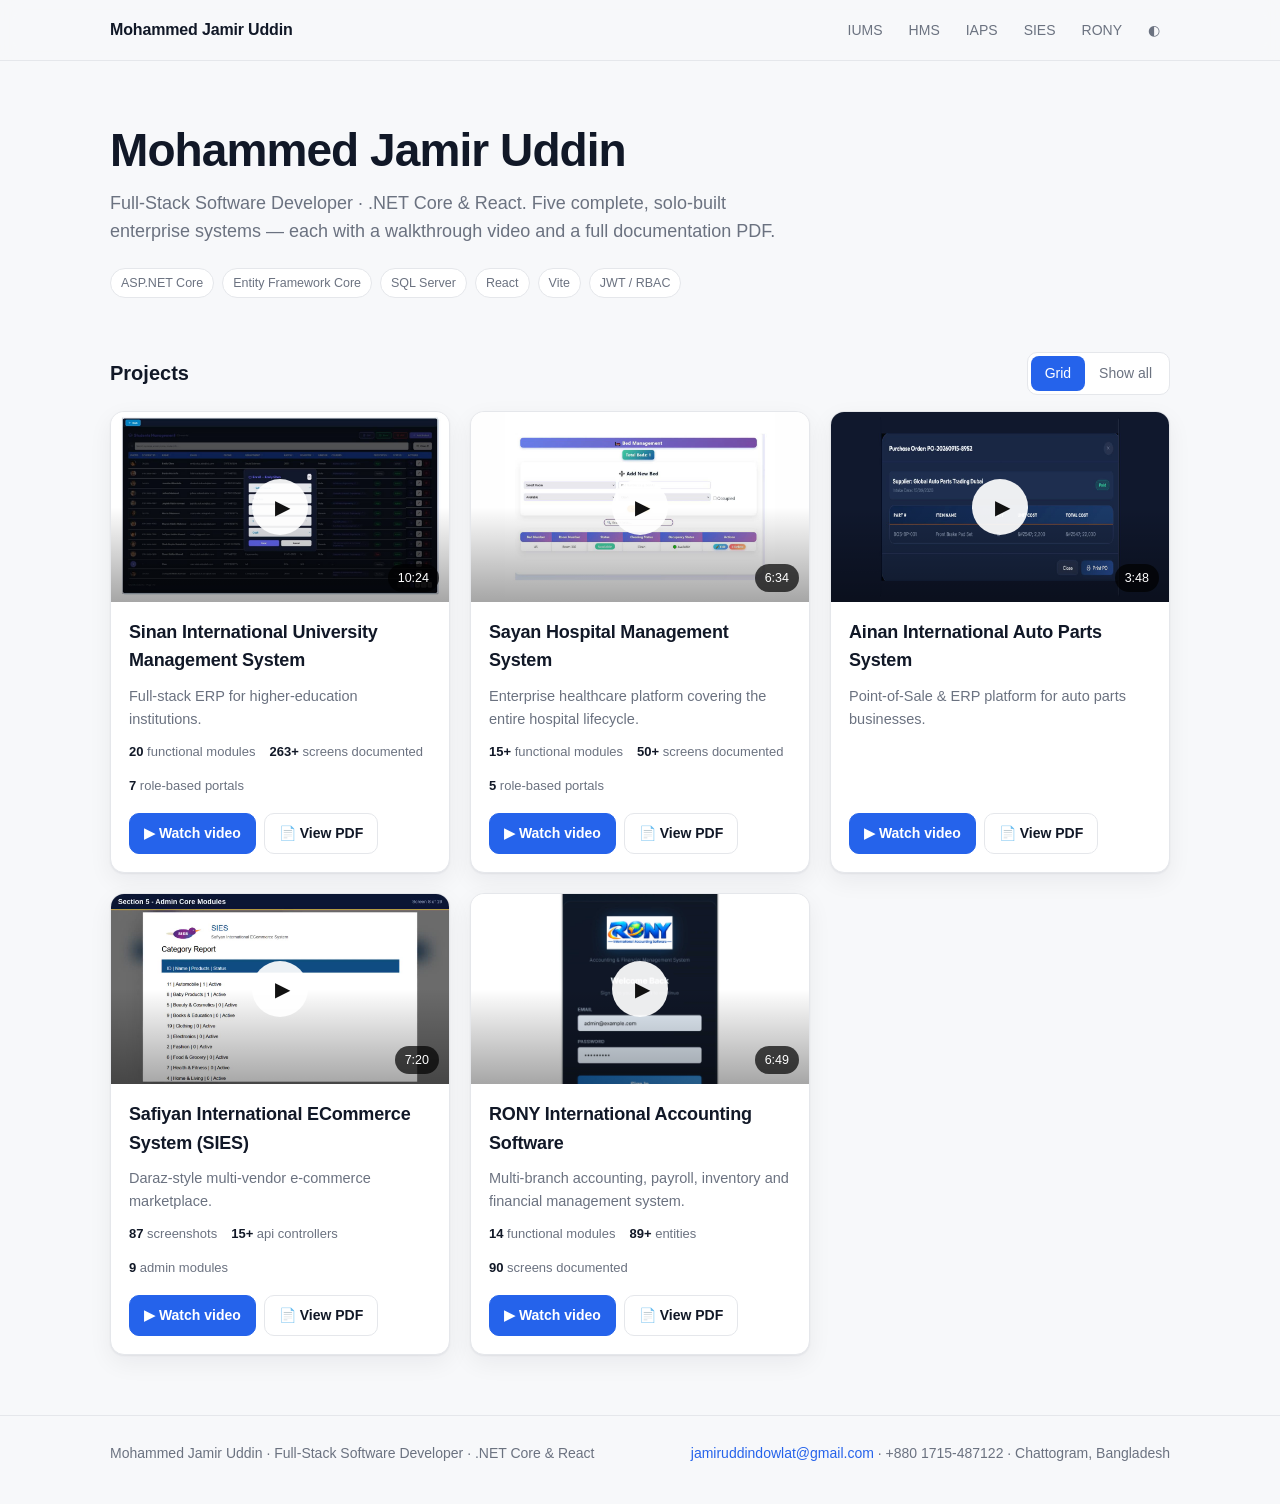
<file: index.html>
<!doctype html>
<html lang="en">
<head>
<meta charset="utf-8">
<meta name="viewport" content="width=device-width, initial-scale=1">
<title>Mohammed Jamir Uddin — Project Portfolio</title>
<meta name="description" content="Project portfolio of Mohammed Jamir Uddin — Full-Stack Software Developer · .NET Core &amp; React.">
<meta property="og:title" content="Mohammed Jamir Uddin — Project Portfolio">
<meta property="og:description" content="Project portfolio of Mohammed Jamir Uddin — Full-Stack Software Developer · .NET Core &amp; React.">
<link rel="stylesheet" href="assets/style.css">

<script>
(function(){
  var t = localStorage.getItem('theme');
  if (t) document.documentElement.setAttribute('data-theme', t);
})();
function toggleTheme(){
  var cur = document.documentElement.getAttribute('data-theme');
  var dark = cur ? cur === 'dark' : window.matchMedia('(prefers-color-scheme: dark)').matches;
  var next = dark ? 'light' : 'dark';
  document.documentElement.setAttribute('data-theme', next);
  try { localStorage.setItem('theme', next); } catch(e){}
}
</script>

</head>
<body>
<header class="topbar"><div class="wrap">
  <a class="brand" href="">Mohammed Jamir Uddin</a>
  <nav class="nav"><a href="projects/iums/">IUMS</a><a href="projects/hms/">HMS</a><a href="projects/iaps/">IAPS</a><a href="projects/ecommerce/">SIES</a><a href="projects/rony/">RONY</a><button type="button" onclick="toggleTheme()" aria-label="Toggle dark mode">◐</button></nav>
</div></header>
<main class="wrap">
  <section class="hero">
    <h1>Mohammed Jamir Uddin</h1>
    <p>Full-Stack Software Developer · .NET Core &amp; React. Five complete, solo-built enterprise systems — each with a walkthrough video and a full documentation PDF.</p>
    <div class="chips">
      <span class="chip">ASP.NET Core</span><span class="chip">Entity Framework Core</span>
      <span class="chip">SQL Server</span><span class="chip">React</span><span class="chip">Vite</span>
      <span class="chip">JWT / RBAC</span>
    </div>
  </section>

  <div class="toolbar">
    <h2>Projects</h2>
    <div class="seg" role="group" aria-label="Layout">
      <button type="button" id="v-grid" aria-pressed="true">Grid</button>
      <button type="button" id="v-list" aria-pressed="false">Show all</button>
    </div>
  </div>

  <section class="grid" id="grid">
<article class="card" id="iums">
  <a class="thumb" href="projects/iums/" aria-label="Open IUMS project">
    <img src="projects/iums/poster.jpg" alt="Sinan International University Management System video preview" loading="lazy">
    <div class="play"><span>▶</span></div><span class="chip" style="position:absolute;right:10px;bottom:10px;background:rgba(0,0,0,.7);color:#fff;border:0">10:24</span>
  </a>
  <div class="body">
    <h3><a href="projects/iums/">Sinan International University Management System</a></h3>
    <p>Full-stack ERP for higher-education institutions.</p>
    <div class="stats"><span><b>20</b> functional modules</span><span><b>263+</b> screens documented</span><span><b>7</b> role-based portals</span></div>
    <div class="actions">
      <a class="btn primary" href="projects/iums/#video">▶ Watch video</a>
      <a class="btn" href="projects/iums/#pdf">📄 View PDF</a>
    </div>
  </div>
</article>
<article class="card" id="hms">
  <a class="thumb" href="projects/hms/" aria-label="Open HMS project">
    <img src="projects/hms/poster.jpg" alt="Sayan Hospital Management System video preview" loading="lazy">
    <div class="play"><span>▶</span></div><span class="chip" style="position:absolute;right:10px;bottom:10px;background:rgba(0,0,0,.7);color:#fff;border:0">6:34</span>
  </a>
  <div class="body">
    <h3><a href="projects/hms/">Sayan Hospital Management System</a></h3>
    <p>Enterprise healthcare platform covering the entire hospital lifecycle.</p>
    <div class="stats"><span><b>15+</b> functional modules</span><span><b>50+</b> screens documented</span><span><b>5</b> role-based portals</span></div>
    <div class="actions">
      <a class="btn primary" href="projects/hms/#video">▶ Watch video</a>
      <a class="btn" href="projects/hms/#pdf">📄 View PDF</a>
    </div>
  </div>
</article>
<article class="card" id="iaps">
  <a class="thumb" href="projects/iaps/" aria-label="Open IAPS project">
    <img src="projects/iaps/poster.jpg" alt="Ainan International Auto Parts System video preview" loading="lazy">
    <div class="play"><span>▶</span></div><span class="chip" style="position:absolute;right:10px;bottom:10px;background:rgba(0,0,0,.7);color:#fff;border:0">3:48</span>
  </a>
  <div class="body">
    <h3><a href="projects/iaps/">Ainan International Auto Parts System</a></h3>
    <p>Point-of-Sale &amp; ERP platform for auto parts businesses.</p>
    <div class="stats"></div>
    <div class="actions">
      <a class="btn primary" href="projects/iaps/#video">▶ Watch video</a>
      <a class="btn" href="projects/iaps/#pdf">📄 View PDF</a>
    </div>
  </div>
</article>
<article class="card" id="ecommerce">
  <a class="thumb" href="projects/ecommerce/" aria-label="Open SIES project">
    <img src="projects/ecommerce/poster.jpg" alt="Safiyan International ECommerce System (SIES) video preview" loading="lazy">
    <div class="play"><span>▶</span></div><span class="chip" style="position:absolute;right:10px;bottom:10px;background:rgba(0,0,0,.7);color:#fff;border:0">7:20</span>
  </a>
  <div class="body">
    <h3><a href="projects/ecommerce/">Safiyan International ECommerce System (SIES)</a></h3>
    <p>Daraz-style multi-vendor e-commerce marketplace.</p>
    <div class="stats"><span><b>87</b> screenshots</span><span><b>15+</b> api controllers</span><span><b>9</b> admin modules</span></div>
    <div class="actions">
      <a class="btn primary" href="projects/ecommerce/#video">▶ Watch video</a>
      <a class="btn" href="projects/ecommerce/#pdf">📄 View PDF</a>
    </div>
  </div>
</article>
<article class="card" id="rony">
  <a class="thumb" href="projects/rony/" aria-label="Open RONY project">
    <img src="projects/rony/poster.jpg" alt="RONY International Accounting Software video preview" loading="lazy">
    <div class="play"><span>▶</span></div><span class="chip" style="position:absolute;right:10px;bottom:10px;background:rgba(0,0,0,.7);color:#fff;border:0">6:49</span>
  </a>
  <div class="body">
    <h3><a href="projects/rony/">RONY International Accounting Software</a></h3>
    <p>Multi-branch accounting, payroll, inventory and financial management system.</p>
    <div class="stats"><span><b>14</b> functional modules</span><span><b>89+</b> entities</span><span><b>90</b> screens documented</span></div>
    <div class="actions">
      <a class="btn primary" href="projects/rony/#video">▶ Watch video</a>
      <a class="btn" href="projects/rony/#pdf">📄 View PDF</a>
    </div>
  </div>
</article>
  </section>
</main>
<footer class="foot"><div class="wrap">
  <div>Mohammed Jamir Uddin · Full-Stack Software Developer · .NET Core &amp; React</div>
  <div><a href="mailto:jamiruddindowlat@gmail.com">jamiruddindowlat@gmail.com</a> · +880 1715-487122 · Chattogram, Bangladesh</div>
</div></footer>
<script>
(function(){
  var body = document.body, g = document.getElementById('v-grid'), l = document.getElementById('v-list');
  function set(mode){
    body.classList.toggle('all-mode', mode === 'list');
    g.setAttribute('aria-pressed', mode !== 'list');
    l.setAttribute('aria-pressed', mode === 'list');
  }
  g.onclick = function(){ set('grid'); };
  l.onclick = function(){ set('list'); };
  if (location.hash === '#all') set('list');
})();
</script>
</body></html>
</file>
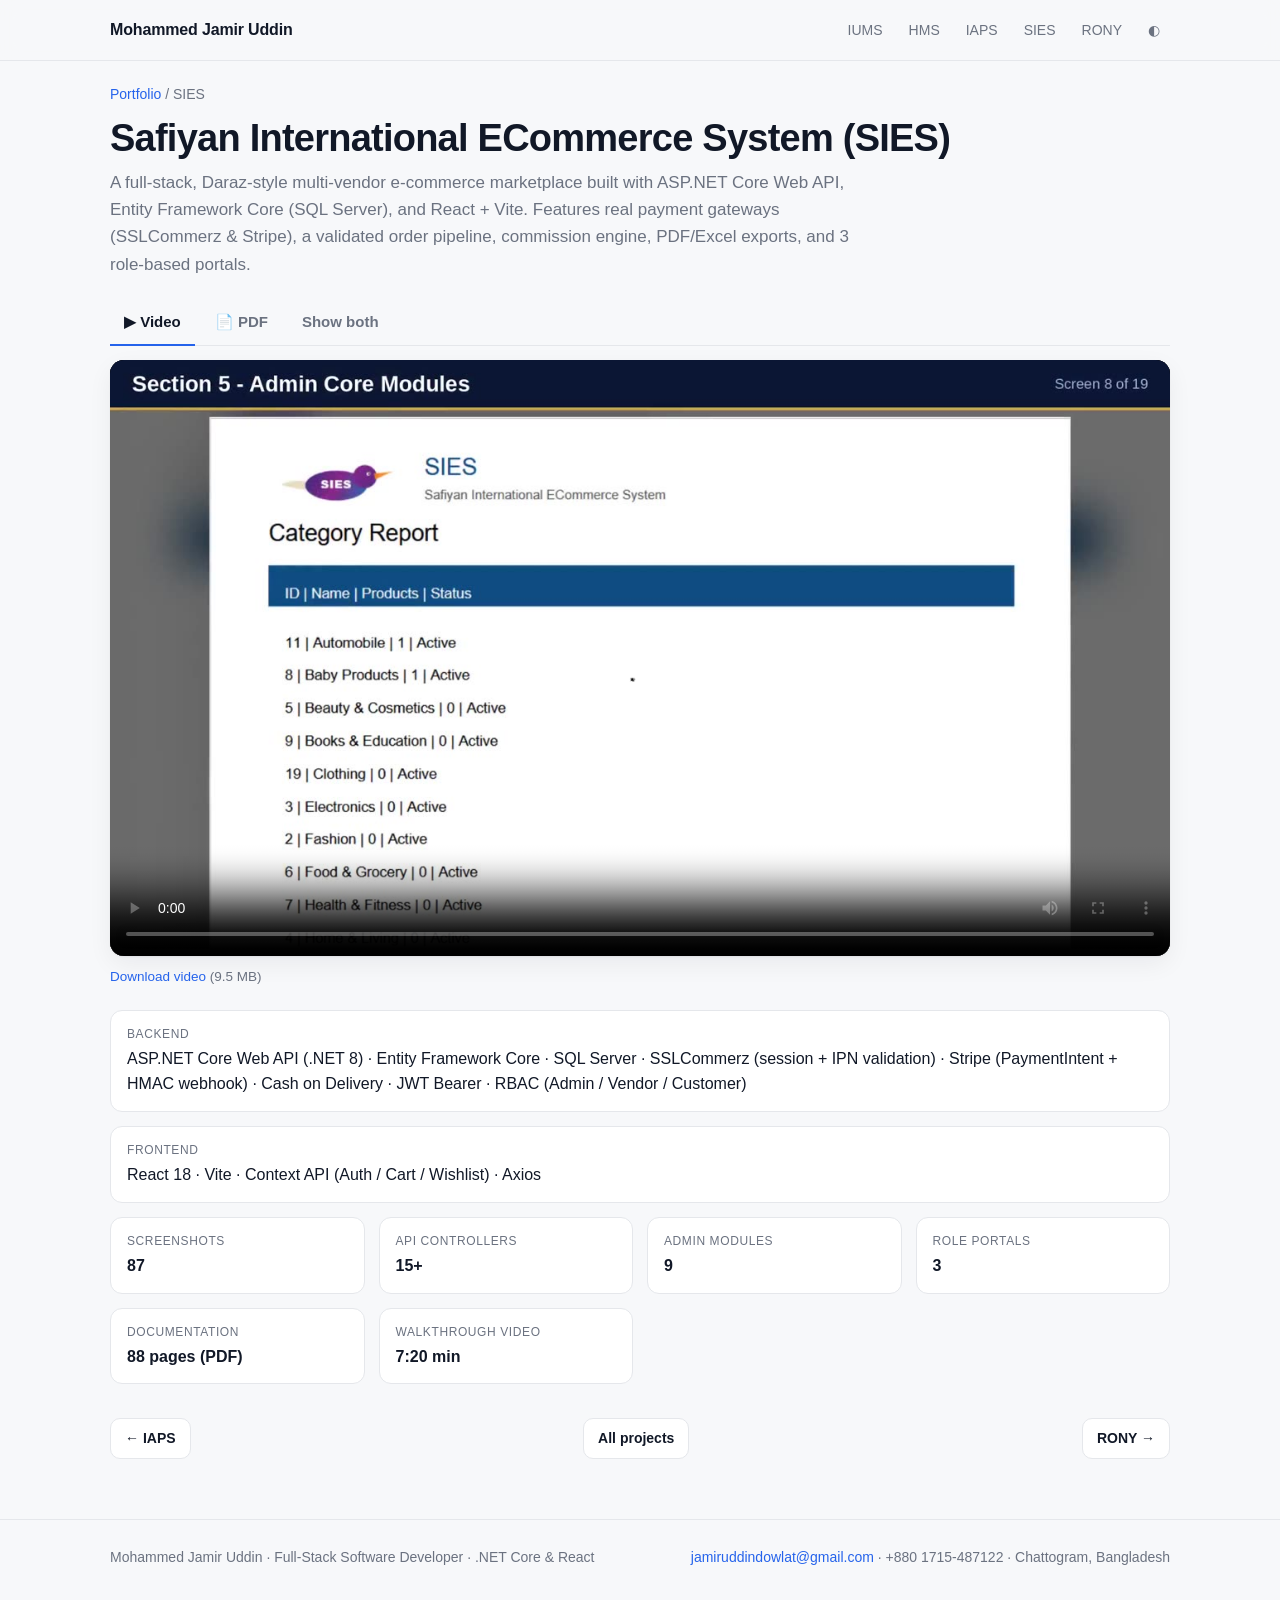
<file: projects/ecommerce/index.html>
<!doctype html>
<html lang="en">
<head>
<meta charset="utf-8">
<meta name="viewport" content="width=device-width, initial-scale=1">
<title>Safiyan International ECommerce System (SIES) — Mohammed Jamir Uddin</title>
<meta name="description" content="Daraz-style multi-vendor e-commerce marketplace. A full-stack, Daraz-style multi-vendor e-commerce marketplace built with ASP.NET Core Web API, Entity Framework Core (SQL Server), and React">
<meta property="og:title" content="Safiyan International ECommerce System (SIES) — Mohammed Jamir Uddin">
<meta property="og:description" content="Daraz-style multi-vendor e-commerce marketplace. A full-stack, Daraz-style multi-vendor e-commerce marketplace built with ASP.NET Core Web API, Entity Framework Core (SQL Server), and React">
<link rel="stylesheet" href="../../assets/style.css">

<script>
(function(){
  var t = localStorage.getItem('theme');
  if (t) document.documentElement.setAttribute('data-theme', t);
})();
function toggleTheme(){
  var cur = document.documentElement.getAttribute('data-theme');
  var dark = cur ? cur === 'dark' : window.matchMedia('(prefers-color-scheme: dark)').matches;
  var next = dark ? 'light' : 'dark';
  document.documentElement.setAttribute('data-theme', next);
  try { localStorage.setItem('theme', next); } catch(e){}
}
</script>

</head>
<body>
<header class="topbar"><div class="wrap">
  <a class="brand" href="../../">Mohammed Jamir Uddin</a>
  <nav class="nav"><a href="../../projects/iums/">IUMS</a><a href="../../projects/hms/">HMS</a><a href="../../projects/iaps/">IAPS</a><a href="../../projects/ecommerce/">SIES</a><a href="../../projects/rony/">RONY</a><button type="button" onclick="toggleTheme()" aria-label="Toggle dark mode">◐</button></nav>
</div></header>
<main class="wrap">
  <div class="crumb"><a href="../../">Portfolio</a> / SIES</div>
  <h1 class="ptitle">Safiyan International ECommerce System (SIES)</h1>
  <p class="plead">A full-stack, Daraz-style multi-vendor e-commerce marketplace built with ASP.NET Core Web API, Entity Framework Core (SQL Server), and React + Vite. Features real payment gateways (SSLCommerz &amp; Stripe), a validated order pipeline, commission engine, PDF/Excel exports, and 3 role-based portals.</p>

  <div class="tabs" role="tablist">
    <button type="button" role="tab" id="t-video" aria-selected="true"  aria-controls="video">▶ Video</button>
    <button type="button" role="tab" id="t-pdf"   aria-selected="false" aria-controls="pdf">📄 PDF</button>
    <button type="button" role="tab" id="t-both"  aria-selected="false" aria-controls="both">Show both</button>
  </div>

  <section class="panel" id="video" role="tabpanel">
    <div class="stage">
      <video id="vid" controls preload="metadata" poster="poster.jpg" playsinline>
        <source src="demo.mp4" type="video/mp4">
        Your browser does not support video. <a href="demo.mp4">Download the video</a>.
      </video>
    </div>
    <p class="pdfnote"><a href="demo.mp4" download>Download video</a> (9.5 MB)</p>
  </section>

  <section class="panel" id="pdf" role="tabpanel" hidden>
    <iframe class="pdfframe" id="pdfframe" title="SIES documentation PDF" data-src="overview.pdf#view=FitH"></iframe>
    <div class="pdfcard" id="pdfcard">
      <div class="pdfcard-icon">📄</div>
      <h3>SIES documentation</h3>
      <p>88 pages &middot; 6.8 MB. Opens in your phone's PDF viewer with full scrolling, zoom and download.</p>
      <a class="btn primary big" href="overview.pdf" target="_blank" rel="noopener">Open full PDF</a>
    </div>
    <p class="pdfnote pdfnote-desk">PDF not showing? <a href="overview.pdf" target="_blank" rel="noopener">Open it in a new tab</a> &middot; <a href="overview.pdf" download="SIES-documentation.pdf">Download</a> (6.8 MB)</p>
  </section>

  <section class="panel" id="both" role="tabpanel" hidden></section>

  <div class="meta">
    <div class="box" style="grid-column:1/-1"><small>Backend</small><div style="font-weight:500">ASP.NET Core Web API (.NET 8) · Entity Framework Core · SQL Server · SSLCommerz (session + IPN validation) · Stripe (PaymentIntent + HMAC webhook) · Cash on Delivery · JWT Bearer · RBAC (Admin / Vendor / Customer)</div></div>
    <div class="box" style="grid-column:1/-1"><small>Frontend</small><div style="font-weight:500">React 18 · Vite · Context API (Auth / Cart / Wishlist) · Axios</div></div>
    
    <div class="box"><small>Screenshots</small><div>87</div></div><div class="box"><small>API controllers</small><div>15+</div></div><div class="box"><small>Admin modules</small><div>9</div></div><div class="box"><small>Role portals</small><div>3</div></div><div class="box"><small>Documentation</small><div>88 pages (PDF)</div></div><div class="box"><small>Walkthrough video</small><div>7:20 min</div></div>
  </div>

  <div class="pager"><a class="btn" href="../../projects/iaps/">← IAPS</a><a class="btn" href="../../#all">All projects</a><a class="btn" href="../../projects/rony/">RONY →</a></div>
</main>
<footer class="foot"><div class="wrap">
  <div>Mohammed Jamir Uddin · Full-Stack Software Developer · .NET Core &amp; React</div>
  <div><a href="mailto:jamiruddindowlat@gmail.com">jamiruddindowlat@gmail.com</a> · +880 1715-487122 · Chattogram, Bangladesh</div>
</div></footer>
<script>
(function(){
  var tabs = { video: 't-video', pdf: 't-pdf', both: 't-both' };
  var frame = document.getElementById('pdfframe');
  var vid = document.getElementById('vid');
  var stageV = document.querySelector('#video .stage');
  var noteV  = document.querySelector('#video .pdfnote');
  var panelV = document.getElementById('video');
  var panelP = document.getElementById('pdf');
  var panelB = document.getElementById('both');
  var gap = document.createElement('div'); gap.style.height = '18px'; gap.className = 'gap';

  var isMobile = /Android|iPhone|iPad|iPod|Mobile|Silk/i.test(navigator.userAgent) || (navigator.maxTouchPoints > 1 && window.innerWidth < 900);
  var card = document.getElementById('pdfcard');
  document.documentElement.classList.toggle('is-mobile', isMobile);
  function loadPdf(){
    if (isMobile) return;  // phones: use the "Open full PDF" button instead of an iframe
    if (!frame.getAttribute('src')) frame.setAttribute('src', frame.getAttribute('data-src'));
  }

  function show(name){
    Object.keys(tabs).forEach(function(k){
      document.getElementById(tabs[k]).setAttribute('aria-selected', k === name);
    });
    // reset: put video/pdf children back in their own panels
    if (panelB.contains(stageV)) { panelV.insertBefore(stageV, panelV.firstChild); panelV.appendChild(noteV); }
    if (panelB.contains(frame))  { panelP.insertBefore(frame, panelP.firstChild); }
    if (panelB.contains(card))   { panelP.insertBefore(card, panelP.firstChild); }
    panelV.hidden = name !== 'video';
    panelP.hidden = name !== 'pdf';
    panelB.hidden = name !== 'both';
    if (name !== 'video') { try { vid.pause(); } catch(e){} }
    if (name === 'pdf') loadPdf();
    if (name === 'both') {
      loadPdf();
      panelB.appendChild(stageV);
      panelB.appendChild(gap);
      panelB.appendChild(isMobile ? card : frame);
    }
    try {
      if (history.replaceState) history.replaceState(null, '', name === 'video' ? location.pathname : '#' + name);
    } catch(e) { /* file:// in some browsers: URL just won't update, everything else works */ }
  }
  Object.keys(tabs).forEach(function(k){
    document.getElementById(tabs[k]).onclick = function(){ show(k); };
  });
  var h = (location.hash || '').replace('#','');
  show(tabs[h] ? h : 'video');
})();
</script>
</body></html>
</file>
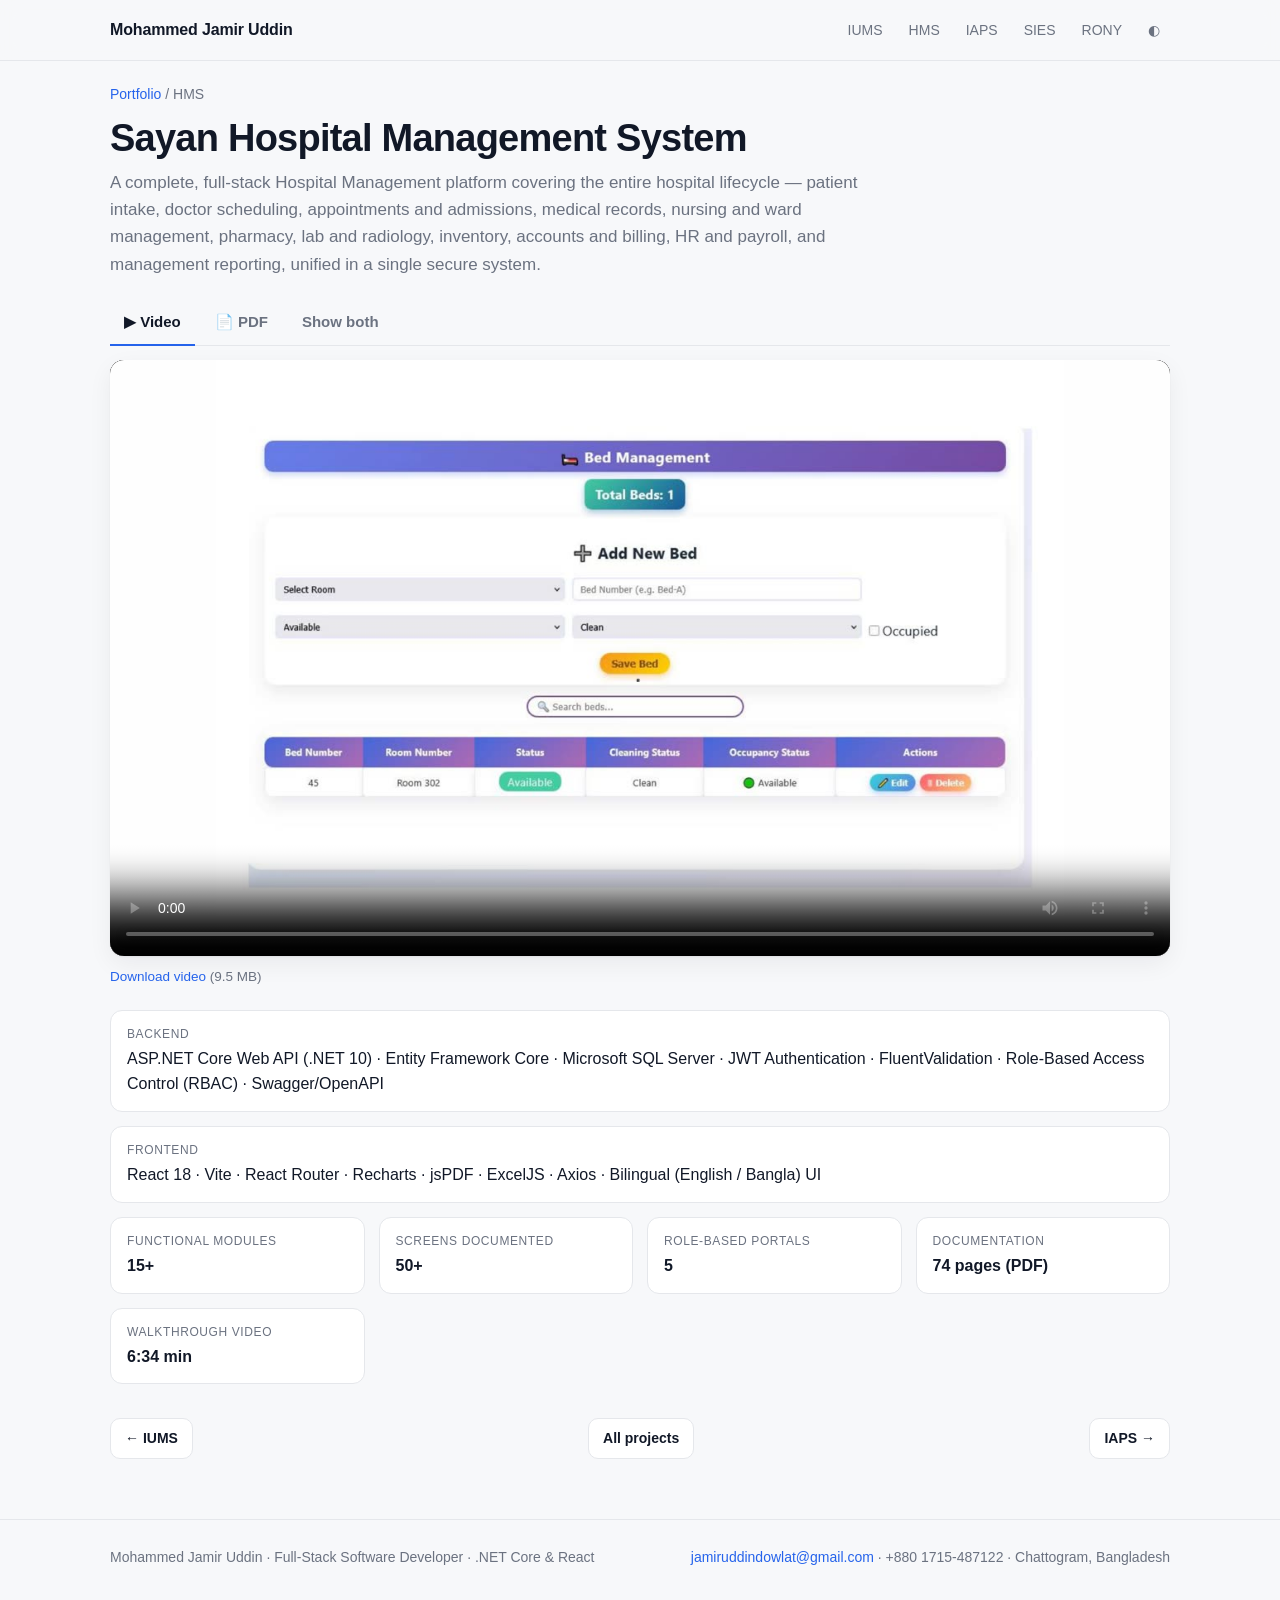
<file: projects/hms/index.html>
<!doctype html>
<html lang="en">
<head>
<meta charset="utf-8">
<meta name="viewport" content="width=device-width, initial-scale=1">
<title>Sayan Hospital Management System — Mohammed Jamir Uddin</title>
<meta name="description" content="Enterprise healthcare platform covering the entire hospital lifecycle. A complete, full-stack Hospital Management platform covering the entire hospital lifecycle — patient intake, doctor scheduling, appointments">
<meta property="og:title" content="Sayan Hospital Management System — Mohammed Jamir Uddin">
<meta property="og:description" content="Enterprise healthcare platform covering the entire hospital lifecycle. A complete, full-stack Hospital Management platform covering the entire hospital lifecycle — patient intake, doctor scheduling, appointments">
<link rel="stylesheet" href="../../assets/style.css">

<script>
(function(){
  var t = localStorage.getItem('theme');
  if (t) document.documentElement.setAttribute('data-theme', t);
})();
function toggleTheme(){
  var cur = document.documentElement.getAttribute('data-theme');
  var dark = cur ? cur === 'dark' : window.matchMedia('(prefers-color-scheme: dark)').matches;
  var next = dark ? 'light' : 'dark';
  document.documentElement.setAttribute('data-theme', next);
  try { localStorage.setItem('theme', next); } catch(e){}
}
</script>

</head>
<body>
<header class="topbar"><div class="wrap">
  <a class="brand" href="../../">Mohammed Jamir Uddin</a>
  <nav class="nav"><a href="../../projects/iums/">IUMS</a><a href="../../projects/hms/">HMS</a><a href="../../projects/iaps/">IAPS</a><a href="../../projects/ecommerce/">SIES</a><a href="../../projects/rony/">RONY</a><button type="button" onclick="toggleTheme()" aria-label="Toggle dark mode">◐</button></nav>
</div></header>
<main class="wrap">
  <div class="crumb"><a href="../../">Portfolio</a> / HMS</div>
  <h1 class="ptitle">Sayan Hospital Management System</h1>
  <p class="plead">A complete, full-stack Hospital Management platform covering the entire hospital lifecycle — patient intake, doctor scheduling, appointments and admissions, medical records, nursing and ward management, pharmacy, lab and radiology, inventory, accounts and billing, HR and payroll, and management reporting, unified in a single secure system.</p>

  <div class="tabs" role="tablist">
    <button type="button" role="tab" id="t-video" aria-selected="true"  aria-controls="video">▶ Video</button>
    <button type="button" role="tab" id="t-pdf"   aria-selected="false" aria-controls="pdf">📄 PDF</button>
    <button type="button" role="tab" id="t-both"  aria-selected="false" aria-controls="both">Show both</button>
  </div>

  <section class="panel" id="video" role="tabpanel">
    <div class="stage">
      <video id="vid" controls preload="metadata" poster="poster.jpg" playsinline>
        <source src="demo.mp4" type="video/mp4">
        Your browser does not support video. <a href="demo.mp4">Download the video</a>.
      </video>
    </div>
    <p class="pdfnote"><a href="demo.mp4" download>Download video</a> (9.5 MB)</p>
  </section>

  <section class="panel" id="pdf" role="tabpanel" hidden>
    <iframe class="pdfframe" id="pdfframe" title="HMS documentation PDF" data-src="overview.pdf#view=FitH"></iframe>
    <div class="pdfcard" id="pdfcard">
      <div class="pdfcard-icon">📄</div>
      <h3>HMS documentation</h3>
      <p>74 pages &middot; 8.4 MB. Opens in your phone's PDF viewer with full scrolling, zoom and download.</p>
      <a class="btn primary big" href="overview.pdf" target="_blank" rel="noopener">Open full PDF</a>
    </div>
    <p class="pdfnote pdfnote-desk">PDF not showing? <a href="overview.pdf" target="_blank" rel="noopener">Open it in a new tab</a> &middot; <a href="overview.pdf" download="HMS-documentation.pdf">Download</a> (8.4 MB)</p>
  </section>

  <section class="panel" id="both" role="tabpanel" hidden></section>

  <div class="meta">
    <div class="box" style="grid-column:1/-1"><small>Backend</small><div style="font-weight:500">ASP.NET Core Web API (.NET 10) · Entity Framework Core · Microsoft SQL Server · JWT Authentication · FluentValidation · Role-Based Access Control (RBAC) · Swagger/OpenAPI</div></div>
    <div class="box" style="grid-column:1/-1"><small>Frontend</small><div style="font-weight:500">React 18 · Vite · React Router · Recharts · jsPDF · ExcelJS · Axios · Bilingual (English / Bangla) UI</div></div>
    
    <div class="box"><small>Functional modules</small><div>15+</div></div><div class="box"><small>Screens documented</small><div>50+</div></div><div class="box"><small>Role-based portals</small><div>5</div></div><div class="box"><small>Documentation</small><div>74 pages (PDF)</div></div><div class="box"><small>Walkthrough video</small><div>6:34 min</div></div>
  </div>

  <div class="pager"><a class="btn" href="../../projects/iums/">← IUMS</a><a class="btn" href="../../#all">All projects</a><a class="btn" href="../../projects/iaps/">IAPS →</a></div>
</main>
<footer class="foot"><div class="wrap">
  <div>Mohammed Jamir Uddin · Full-Stack Software Developer · .NET Core &amp; React</div>
  <div><a href="mailto:jamiruddindowlat@gmail.com">jamiruddindowlat@gmail.com</a> · +880 1715-487122 · Chattogram, Bangladesh</div>
</div></footer>
<script>
(function(){
  var tabs = { video: 't-video', pdf: 't-pdf', both: 't-both' };
  var frame = document.getElementById('pdfframe');
  var vid = document.getElementById('vid');
  var stageV = document.querySelector('#video .stage');
  var noteV  = document.querySelector('#video .pdfnote');
  var panelV = document.getElementById('video');
  var panelP = document.getElementById('pdf');
  var panelB = document.getElementById('both');
  var gap = document.createElement('div'); gap.style.height = '18px'; gap.className = 'gap';

  var isMobile = /Android|iPhone|iPad|iPod|Mobile|Silk/i.test(navigator.userAgent) || (navigator.maxTouchPoints > 1 && window.innerWidth < 900);
  var card = document.getElementById('pdfcard');
  document.documentElement.classList.toggle('is-mobile', isMobile);
  function loadPdf(){
    if (isMobile) return;  // phones: use the "Open full PDF" button instead of an iframe
    if (!frame.getAttribute('src')) frame.setAttribute('src', frame.getAttribute('data-src'));
  }

  function show(name){
    Object.keys(tabs).forEach(function(k){
      document.getElementById(tabs[k]).setAttribute('aria-selected', k === name);
    });
    // reset: put video/pdf children back in their own panels
    if (panelB.contains(stageV)) { panelV.insertBefore(stageV, panelV.firstChild); panelV.appendChild(noteV); }
    if (panelB.contains(frame))  { panelP.insertBefore(frame, panelP.firstChild); }
    if (panelB.contains(card))   { panelP.insertBefore(card, panelP.firstChild); }
    panelV.hidden = name !== 'video';
    panelP.hidden = name !== 'pdf';
    panelB.hidden = name !== 'both';
    if (name !== 'video') { try { vid.pause(); } catch(e){} }
    if (name === 'pdf') loadPdf();
    if (name === 'both') {
      loadPdf();
      panelB.appendChild(stageV);
      panelB.appendChild(gap);
      panelB.appendChild(isMobile ? card : frame);
    }
    try {
      if (history.replaceState) history.replaceState(null, '', name === 'video' ? location.pathname : '#' + name);
    } catch(e) { /* file:// in some browsers: URL just won't update, everything else works */ }
  }
  Object.keys(tabs).forEach(function(k){
    document.getElementById(tabs[k]).onclick = function(){ show(k); };
  });
  var h = (location.hash || '').replace('#','');
  show(tabs[h] ? h : 'video');
})();
</script>
</body></html>
</file>
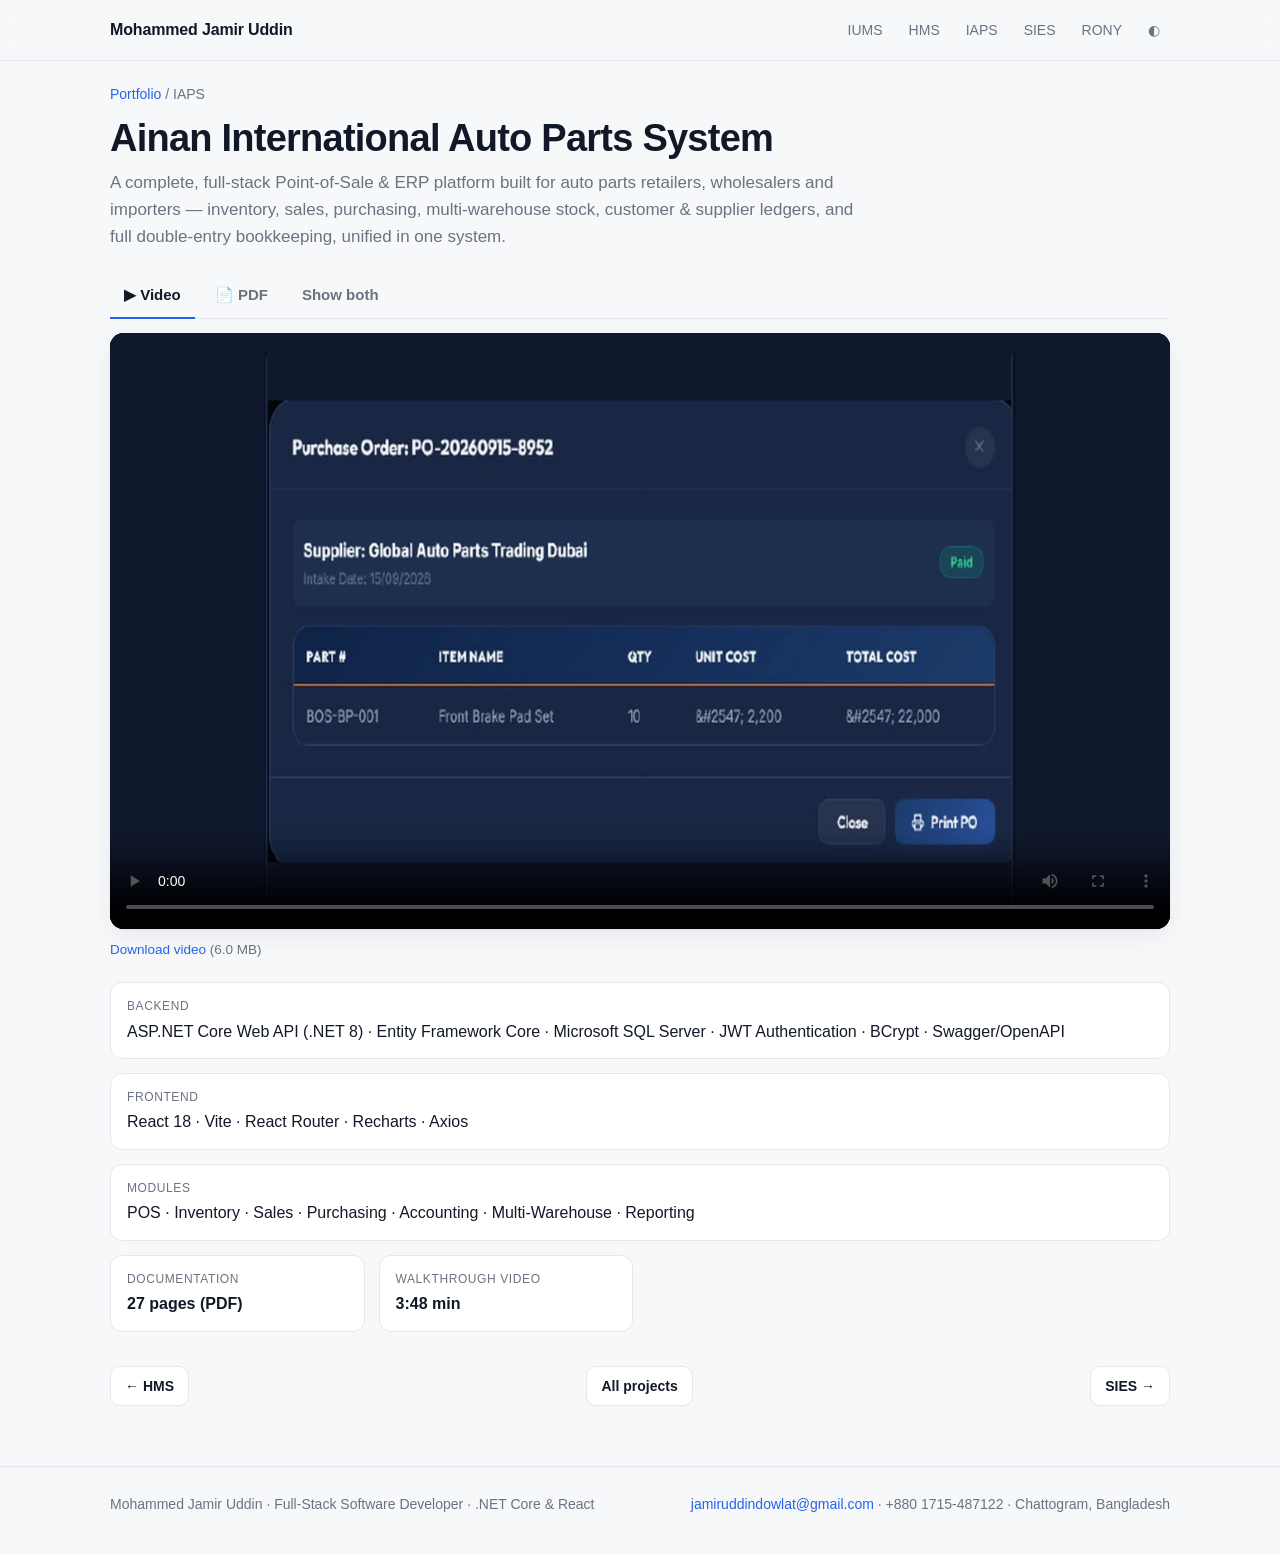
<file: projects/iaps/index.html>
<!doctype html>
<html lang="en">
<head>
<meta charset="utf-8">
<meta name="viewport" content="width=device-width, initial-scale=1">
<title>Ainan International Auto Parts System — Mohammed Jamir Uddin</title>
<meta name="description" content="Point-of-Sale &amp; ERP platform for auto parts businesses. A complete, full-stack Point-of-Sale &amp; ERP platform built for auto parts retailers, wholesalers and importers — inventory, sales, purchasing">
<meta property="og:title" content="Ainan International Auto Parts System — Mohammed Jamir Uddin">
<meta property="og:description" content="Point-of-Sale &amp; ERP platform for auto parts businesses. A complete, full-stack Point-of-Sale &amp; ERP platform built for auto parts retailers, wholesalers and importers — inventory, sales, purchasing">
<link rel="stylesheet" href="../../assets/style.css">

<script>
(function(){
  var t = localStorage.getItem('theme');
  if (t) document.documentElement.setAttribute('data-theme', t);
})();
function toggleTheme(){
  var cur = document.documentElement.getAttribute('data-theme');
  var dark = cur ? cur === 'dark' : window.matchMedia('(prefers-color-scheme: dark)').matches;
  var next = dark ? 'light' : 'dark';
  document.documentElement.setAttribute('data-theme', next);
  try { localStorage.setItem('theme', next); } catch(e){}
}
</script>

</head>
<body>
<header class="topbar"><div class="wrap">
  <a class="brand" href="../../">Mohammed Jamir Uddin</a>
  <nav class="nav"><a href="../../projects/iums/">IUMS</a><a href="../../projects/hms/">HMS</a><a href="../../projects/iaps/">IAPS</a><a href="../../projects/ecommerce/">SIES</a><a href="../../projects/rony/">RONY</a><button type="button" onclick="toggleTheme()" aria-label="Toggle dark mode">◐</button></nav>
</div></header>
<main class="wrap">
  <div class="crumb"><a href="../../">Portfolio</a> / IAPS</div>
  <h1 class="ptitle">Ainan International Auto Parts System</h1>
  <p class="plead">A complete, full-stack Point-of-Sale &amp; ERP platform built for auto parts retailers, wholesalers and importers — inventory, sales, purchasing, multi-warehouse stock, customer &amp; supplier ledgers, and full double-entry bookkeeping, unified in one system.</p>

  <div class="tabs" role="tablist">
    <button type="button" role="tab" id="t-video" aria-selected="true"  aria-controls="video">▶ Video</button>
    <button type="button" role="tab" id="t-pdf"   aria-selected="false" aria-controls="pdf">📄 PDF</button>
    <button type="button" role="tab" id="t-both"  aria-selected="false" aria-controls="both">Show both</button>
  </div>

  <section class="panel" id="video" role="tabpanel">
    <div class="stage">
      <video id="vid" controls preload="metadata" poster="poster.jpg" playsinline>
        <source src="demo.mp4" type="video/mp4">
        Your browser does not support video. <a href="demo.mp4">Download the video</a>.
      </video>
    </div>
    <p class="pdfnote"><a href="demo.mp4" download>Download video</a> (6.0 MB)</p>
  </section>

  <section class="panel" id="pdf" role="tabpanel" hidden>
    <iframe class="pdfframe" id="pdfframe" title="IAPS documentation PDF" data-src="overview.pdf#view=FitH"></iframe>
    <div class="pdfcard" id="pdfcard">
      <div class="pdfcard-icon">📄</div>
      <h3>IAPS documentation</h3>
      <p>27 pages &middot; 2.2 MB. Opens in your phone's PDF viewer with full scrolling, zoom and download.</p>
      <a class="btn primary big" href="overview.pdf" target="_blank" rel="noopener">Open full PDF</a>
    </div>
    <p class="pdfnote pdfnote-desk">PDF not showing? <a href="overview.pdf" target="_blank" rel="noopener">Open it in a new tab</a> &middot; <a href="overview.pdf" download="IAPS-documentation.pdf">Download</a> (2.2 MB)</p>
  </section>

  <section class="panel" id="both" role="tabpanel" hidden></section>

  <div class="meta">
    <div class="box" style="grid-column:1/-1"><small>Backend</small><div style="font-weight:500">ASP.NET Core Web API (.NET 8) · Entity Framework Core · Microsoft SQL Server · JWT Authentication · BCrypt · Swagger/OpenAPI</div></div>
    <div class="box" style="grid-column:1/-1"><small>Frontend</small><div style="font-weight:500">React 18 · Vite · React Router · Recharts · Axios</div></div>
    <div class="box" style="grid-column:1/-1"><small>Modules</small><div style="font-weight:500">POS · Inventory · Sales · Purchasing · Accounting · Multi-Warehouse · Reporting</div></div>
    <div class="box"><small>Documentation</small><div>27 pages (PDF)</div></div><div class="box"><small>Walkthrough video</small><div>3:48 min</div></div>
  </div>

  <div class="pager"><a class="btn" href="../../projects/hms/">← HMS</a><a class="btn" href="../../#all">All projects</a><a class="btn" href="../../projects/ecommerce/">SIES →</a></div>
</main>
<footer class="foot"><div class="wrap">
  <div>Mohammed Jamir Uddin · Full-Stack Software Developer · .NET Core &amp; React</div>
  <div><a href="mailto:jamiruddindowlat@gmail.com">jamiruddindowlat@gmail.com</a> · +880 1715-487122 · Chattogram, Bangladesh</div>
</div></footer>
<script>
(function(){
  var tabs = { video: 't-video', pdf: 't-pdf', both: 't-both' };
  var frame = document.getElementById('pdfframe');
  var vid = document.getElementById('vid');
  var stageV = document.querySelector('#video .stage');
  var noteV  = document.querySelector('#video .pdfnote');
  var panelV = document.getElementById('video');
  var panelP = document.getElementById('pdf');
  var panelB = document.getElementById('both');
  var gap = document.createElement('div'); gap.style.height = '18px'; gap.className = 'gap';

  var isMobile = /Android|iPhone|iPad|iPod|Mobile|Silk/i.test(navigator.userAgent) || (navigator.maxTouchPoints > 1 && window.innerWidth < 900);
  var card = document.getElementById('pdfcard');
  document.documentElement.classList.toggle('is-mobile', isMobile);
  function loadPdf(){
    if (isMobile) return;  // phones: use the "Open full PDF" button instead of an iframe
    if (!frame.getAttribute('src')) frame.setAttribute('src', frame.getAttribute('data-src'));
  }

  function show(name){
    Object.keys(tabs).forEach(function(k){
      document.getElementById(tabs[k]).setAttribute('aria-selected', k === name);
    });
    // reset: put video/pdf children back in their own panels
    if (panelB.contains(stageV)) { panelV.insertBefore(stageV, panelV.firstChild); panelV.appendChild(noteV); }
    if (panelB.contains(frame))  { panelP.insertBefore(frame, panelP.firstChild); }
    if (panelB.contains(card))   { panelP.insertBefore(card, panelP.firstChild); }
    panelV.hidden = name !== 'video';
    panelP.hidden = name !== 'pdf';
    panelB.hidden = name !== 'both';
    if (name !== 'video') { try { vid.pause(); } catch(e){} }
    if (name === 'pdf') loadPdf();
    if (name === 'both') {
      loadPdf();
      panelB.appendChild(stageV);
      panelB.appendChild(gap);
      panelB.appendChild(isMobile ? card : frame);
    }
    try {
      if (history.replaceState) history.replaceState(null, '', name === 'video' ? location.pathname : '#' + name);
    } catch(e) { /* file:// in some browsers: URL just won't update, everything else works */ }
  }
  Object.keys(tabs).forEach(function(k){
    document.getElementById(tabs[k]).onclick = function(){ show(k); };
  });
  var h = (location.hash || '').replace('#','');
  show(tabs[h] ? h : 'video');
})();
</script>
</body></html>
</file>
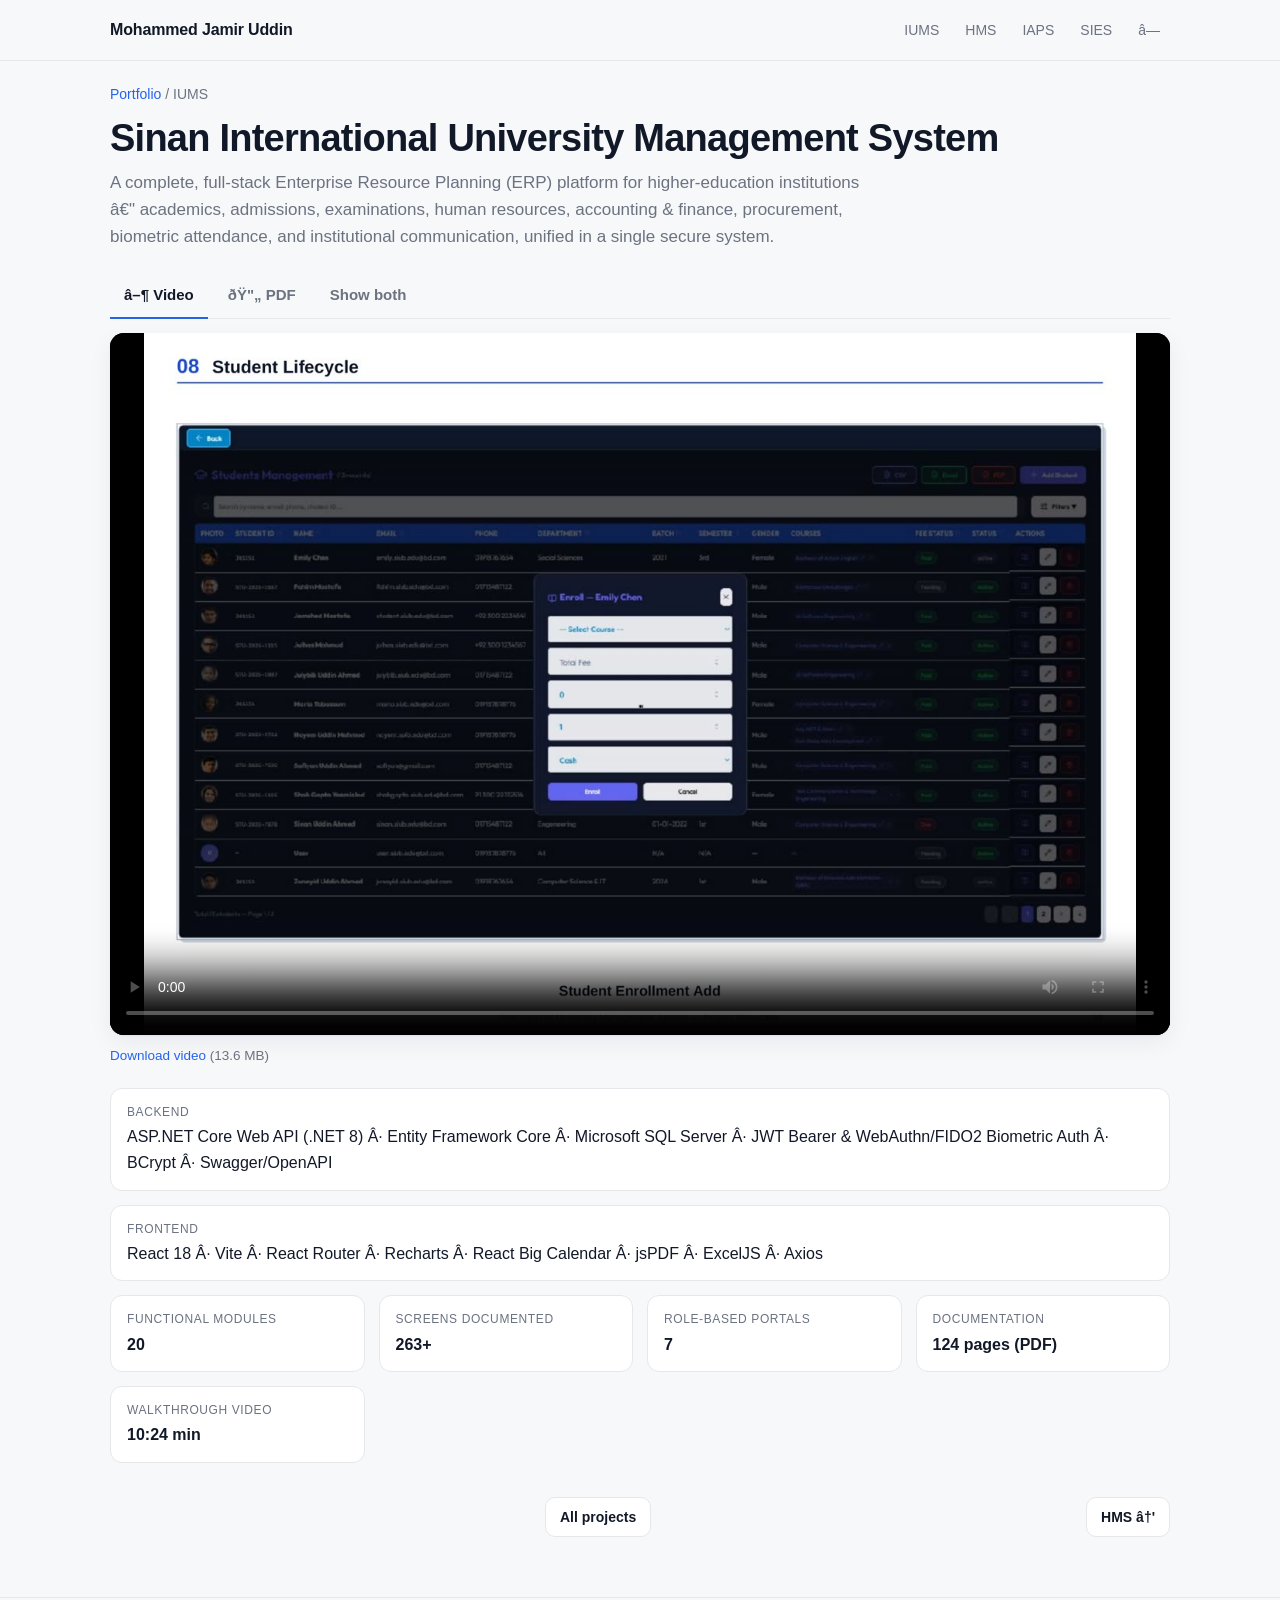
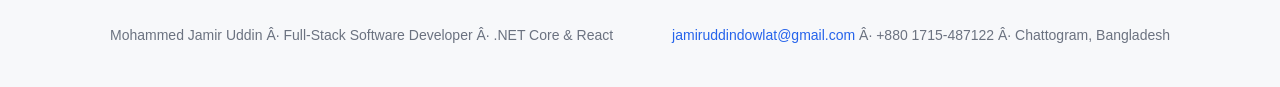
<file: projects/iums/index.html>
<!doctype html>
<html lang="en">
<head>
<meta charset="utf-8">
<meta name="viewport" content="width=device-width, initial-scale=1">
<title>Sinan International University Management System â€" Mohammed Jamir Uddin</title>
<meta name="description" content="Full-stack ERP for higher-education institutions. A complete, full-stack Enterprise Resource Planning (ERP) platform for higher-education institutions â€" academics, admissions, examinations, ">
<meta property="og:title" content="Sinan International University Management System â€" Mohammed Jamir Uddin">
<meta property="og:description" content="Full-stack ERP for higher-education institutions. A complete, full-stack Enterprise Resource Planning (ERP) platform for higher-education institutions â€" academics, admissions, examinations, ">
<link rel="stylesheet" href="../../assets/style.css">

<script>
(function(){
  var t = localStorage.getItem('theme');
  if (t) document.documentElement.setAttribute('data-theme', t);
})();
function toggleTheme(){
  var cur = document.documentElement.getAttribute('data-theme');
  var dark = cur ? cur === 'dark' : window.matchMedia('(prefers-color-scheme: dark)').matches;
  var next = dark ? 'light' : 'dark';
  document.documentElement.setAttribute('data-theme', next);
  try { localStorage.setItem('theme', next); } catch(e){}
}
</script>

</head>
<body>
<header class="topbar"><div class="wrap">
  <a class="brand" href="../../">Mohammed Jamir Uddin</a>
  <nav class="nav"><a href="../../projects/iums/">IUMS</a><a href="../../projects/hms/">HMS</a><a href="../../projects/iaps/">IAPS</a><a href="../../projects/ecommerce/">SIES</a><button type="button" onclick="toggleTheme()" aria-label="Toggle dark mode">â—</button></nav>
</div></header>
<main class="wrap">
  <div class="crumb"><a href="../../">Portfolio</a> / IUMS</div>
  <h1 class="ptitle">Sinan International University Management System</h1>
  <p class="plead">A complete, full-stack Enterprise Resource Planning (ERP) platform for higher-education institutions â€" academics, admissions, examinations, human resources, accounting &amp; finance, procurement, biometric attendance, and institutional communication, unified in a single secure system.</p>

  <div class="tabs" role="tablist">
    <button type="button" role="tab" id="t-video" aria-selected="true"  aria-controls="video">â–¶ Video</button>
    <button type="button" role="tab" id="t-pdf"   aria-selected="false" aria-controls="pdf">ðŸ"„ PDF</button>
    <button type="button" role="tab" id="t-both"  aria-selected="false" aria-controls="both">Show both</button>
  </div>

  <section class="panel" id="video" role="tabpanel">
    <div class="stage">
      <video id="vid" controls preload="metadata" poster="poster.jpg" playsinline>
        <source src="demo.mp4" type="video/mp4">
        Your browser does not support video. <a href="demo.mp4">Download the video</a>.
      </video>
    </div>
    <p class="pdfnote"><a href="demo.mp4" download>Download video</a> (13.6 MB)</p>
  </section>

  <section class="panel" id="pdf" role="tabpanel" hidden>
    <iframe class="pdfframe" id="pdfframe" title="IUMS documentation PDF" data-src="https://drive.google.com/file/d/1EC3BsFHQ_lU9bTAv-idekoCtEeqN-r4N/preview"></iframe>
    <div class="pdfcard" id="pdfcard">
      <div class="pdfcard-icon">ðŸ"„</div>
      <h3>IUMS documentation</h3>
      <p>124 pages &middot; 13 MB. Opens in Google Drive with full scrolling, zoom and all pages.</p>
      <a class="btn primary big" href="https://drive.google.com/file/d/1EC3BsFHQ_lU9bTAv-idekoCtEeqN-r4N/view?usp=sharing" target="_blank" rel="noopener">Open full PDF</a>
    </div>
    <p class="pdfnote pdfnote-desk">PDF not showing? <a href="overview.pdf" target="_blank" rel="noopener">Open it in a new tab</a> &middot; <a href="overview.pdf" download="IUMS-documentation.pdf">Download</a> (13 MB)</p>
  </section>

  <section class="panel" id="both" role="tabpanel" hidden></section>

  <div class="meta">
    <div class="box" style="grid-column:1/-1"><small>Backend</small><div style="font-weight:500">ASP.NET Core Web API (.NET 8) Â· Entity Framework Core Â· Microsoft SQL Server Â· JWT Bearer &amp; WebAuthn/FIDO2 Biometric Auth Â· BCrypt Â· Swagger/OpenAPI</div></div>
    <div class="box" style="grid-column:1/-1"><small>Frontend</small><div style="font-weight:500">React 18 Â· Vite Â· React Router Â· Recharts Â· React Big Calendar Â· jsPDF Â· ExcelJS Â· Axios</div></div>
    
    <div class="box"><small>Functional modules</small><div>20</div></div><div class="box"><small>Screens documented</small><div>263+</div></div><div class="box"><small>Role-based portals</small><div>7</div></div><div class="box"><small>Documentation</small><div>124 pages (PDF)</div></div><div class="box"><small>Walkthrough video</small><div>10:24 min</div></div>
  </div>

  <div class="pager"><span></span><a class="btn" href="../../#all">All projects</a><a class="btn" href="../../projects/hms/">HMS â†'</a></div>
</main>
<footer class="foot"><div class="wrap">
  <div>Mohammed Jamir Uddin Â· Full-Stack Software Developer Â· .NET Core &amp; React</div>
  <div><a href="mailto:jamiruddindowlat@gmail.com">jamiruddindowlat@gmail.com</a> Â· +880 1715-487122 Â· Chattogram, Bangladesh</div>
</div></footer>
<script>
(function(){
  var tabs = { video: 't-video', pdf: 't-pdf', both: 't-both' };
  var frame = document.getElementById('pdfframe');
  var vid = document.getElementById('vid');
  var stageV = document.querySelector('#video .stage');
  var noteV  = document.querySelector('#video .pdfnote');
  var panelV = document.getElementById('video');
  var panelP = document.getElementById('pdf');
  var panelB = document.getElementById('both');
  var gap = document.createElement('div'); gap.style.height = '18px'; gap.className = 'gap';

  var isMobile = /Android|iPhone|iPad|iPod|Mobile|Silk/i.test(navigator.userAgent) || (navigator.maxTouchPoints > 1 && window.innerWidth < 900);
  var card = document.getElementById('pdfcard');
  document.documentElement.classList.toggle('is-mobile', isMobile);
  function loadPdf(){
    
    if (!frame.getAttribute('src')) frame.setAttribute('src', frame.getAttribute('data-src'));
  }

  function show(name){
    Object.keys(tabs).forEach(function(k){
      document.getElementById(tabs[k]).setAttribute('aria-selected', k === name);
    });
    if (panelB.contains(stageV)) { panelV.insertBefore(stageV, panelV.firstChild); panelV.appendChild(noteV); }
    if (panelB.contains(frame))  { panelP.insertBefore(frame, panelP.firstChild); }
    if (panelB.contains(card))   { panelP.insertBefore(card, panelP.firstChild); }
    panelV.hidden = name !== 'video';
    panelP.hidden = name !== 'pdf';
    panelB.hidden = name !== 'both';
    if (name !== 'video') { try { vid.pause(); } catch(e){} }
    if (name === 'pdf') loadPdf();
    if (name === 'both') {
      loadPdf();
      panelB.appendChild(stageV);
      panelB.appendChild(gap);
      panelB.appendChild(isMobile ? card : frame);
    }
    try {
      if (history.replaceState) history.replaceState(null, '', name === 'video' ? location.pathname : '#' + name);
    } catch(e) {}
  }
  Object.keys(tabs).forEach(function(k){
    document.getElementById(tabs[k]).onclick = function(){ show(k); };
  });
  var h = (location.hash || '').replace('#','');
  show(tabs[h] ? h : 'video');
})();
</script>
</body></html>
</file>
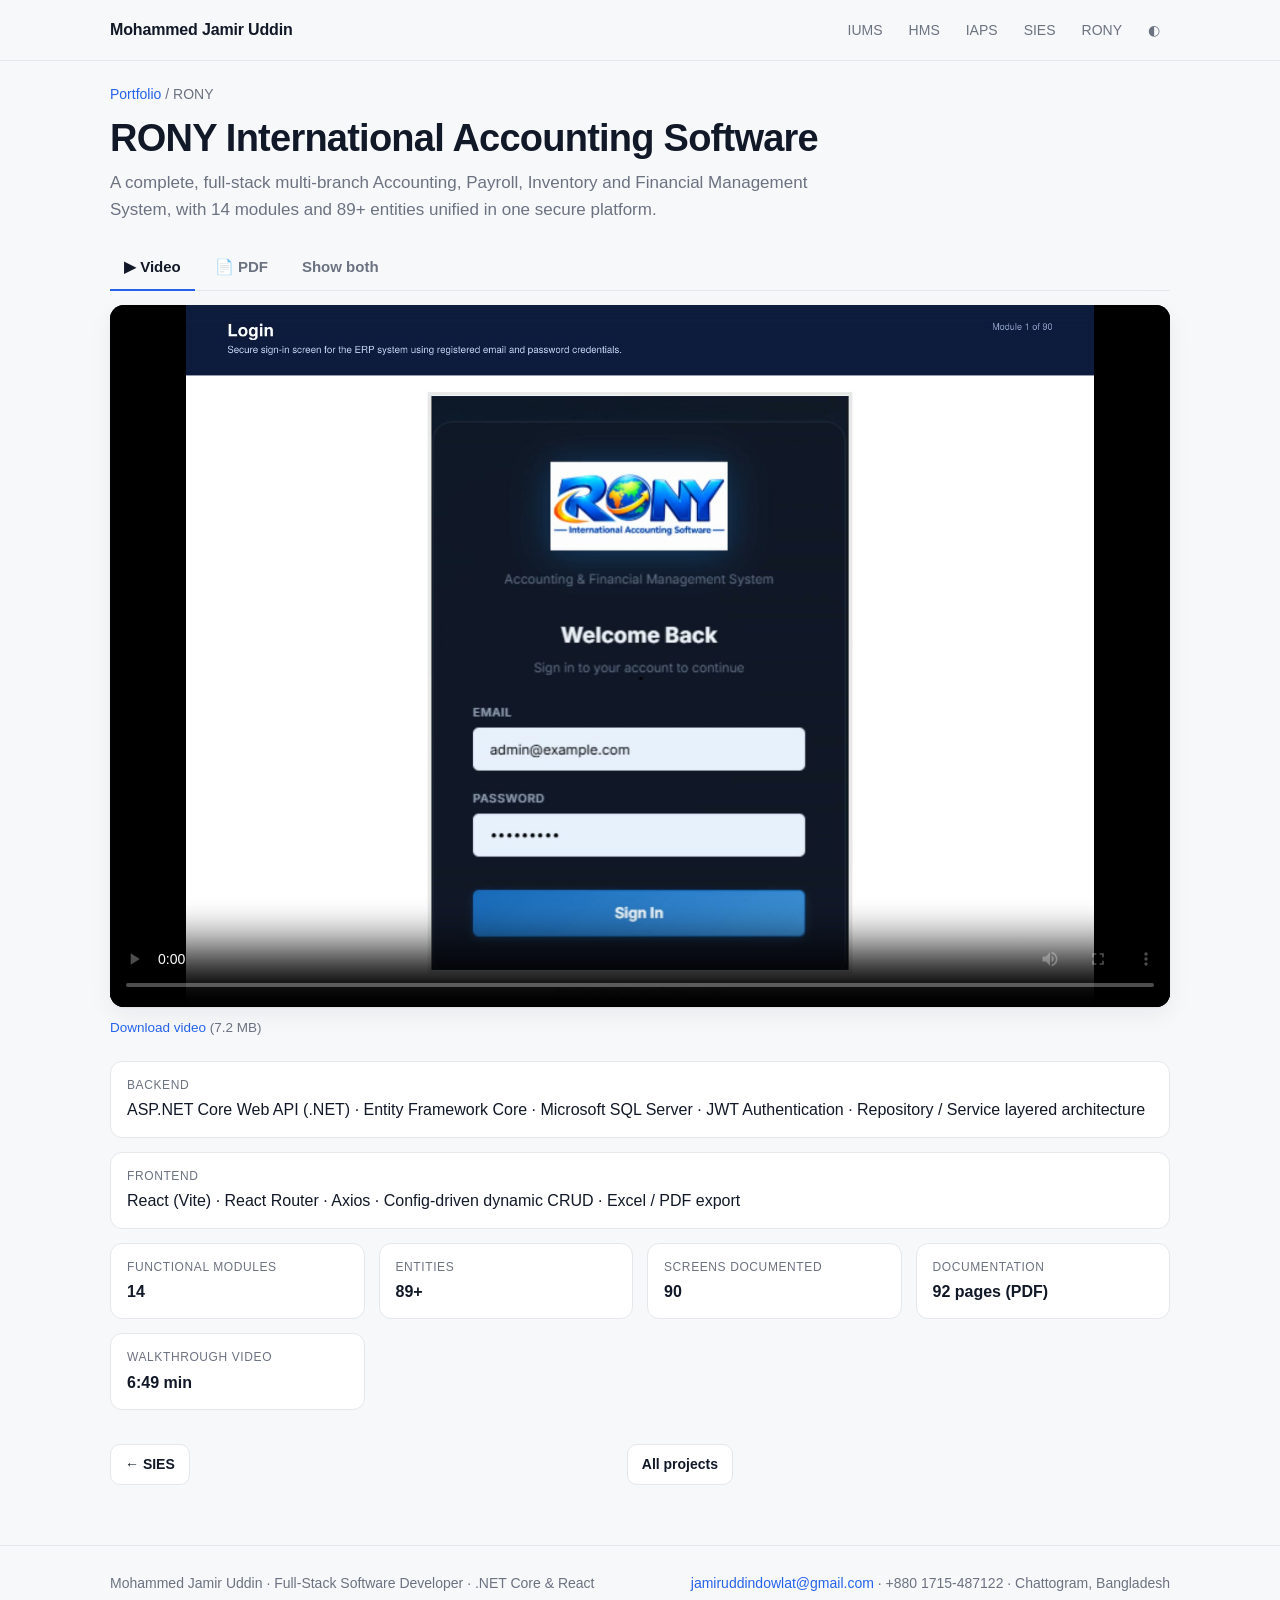
<file: projects/rony/index.html>
<!doctype html>
<html lang="en">
<head>
<meta charset="utf-8">
<meta name="viewport" content="width=device-width, initial-scale=1">
<title>RONY International Accounting Software — Mohammed Jamir Uddin</title>
<meta name="description" content="Multi-branch accounting, payroll, inventory and financial management system. A complete, full-stack multi-branch Accounting, Payroll, Inventory and Financial Management System, with 14 modules and 89+ entities unified">
<meta property="og:title" content="RONY International Accounting Software — Mohammed Jamir Uddin">
<meta property="og:description" content="Multi-branch accounting, payroll, inventory and financial management system. A complete, full-stack multi-branch Accounting, Payroll, Inventory and Financial Management System, with 14 modules and 89+ entities unified">
<link rel="stylesheet" href="../../assets/style.css">

<script>
(function(){
  var t = localStorage.getItem('theme');
  if (t) document.documentElement.setAttribute('data-theme', t);
})();
function toggleTheme(){
  var cur = document.documentElement.getAttribute('data-theme');
  var dark = cur ? cur === 'dark' : window.matchMedia('(prefers-color-scheme: dark)').matches;
  var next = dark ? 'light' : 'dark';
  document.documentElement.setAttribute('data-theme', next);
  try { localStorage.setItem('theme', next); } catch(e){}
}
</script>

</head>
<body>
<header class="topbar"><div class="wrap">
  <a class="brand" href="../../">Mohammed Jamir Uddin</a>
  <nav class="nav"><a href="../../projects/iums/">IUMS</a><a href="../../projects/hms/">HMS</a><a href="../../projects/iaps/">IAPS</a><a href="../../projects/ecommerce/">SIES</a><a href="../../projects/rony/">RONY</a><button type="button" onclick="toggleTheme()" aria-label="Toggle dark mode">◐</button></nav>
</div></header>
<main class="wrap">
  <div class="crumb"><a href="../../">Portfolio</a> / RONY</div>
  <h1 class="ptitle">RONY International Accounting Software</h1>
  <p class="plead">A complete, full-stack multi-branch Accounting, Payroll, Inventory and Financial Management System, with 14 modules and 89+ entities unified in one secure platform.</p>

  <div class="tabs" role="tablist">
    <button type="button" role="tab" id="t-video" aria-selected="true"  aria-controls="video">▶ Video</button>
    <button type="button" role="tab" id="t-pdf"   aria-selected="false" aria-controls="pdf">📄 PDF</button>
    <button type="button" role="tab" id="t-both"  aria-selected="false" aria-controls="both">Show both</button>
  </div>

  <section class="panel" id="video" role="tabpanel">
    <div class="stage">
      <video id="vid" controls preload="metadata" poster="poster.jpg" playsinline>
        <source src="demo.mp4" type="video/mp4">
        Your browser does not support video. <a href="demo.mp4">Download the video</a>.
      </video>
    </div>
    <p class="pdfnote"><a href="demo.mp4" download>Download video</a> (7.2 MB)</p>
  </section>

  <section class="panel" id="pdf" role="tabpanel" hidden>
    <iframe class="pdfframe" id="pdfframe" title="RONY documentation PDF" data-src="overview.pdf#view=FitH"></iframe>
    <div class="pdfcard" id="pdfcard">
      <div class="pdfcard-icon">📄</div>
      <h3>RONY documentation</h3>
      <p>92 pages &middot; 15.1 MB. Opens in your phone's PDF viewer with full scrolling, zoom and download.</p>
      <a class="btn primary big" href="overview.pdf" target="_blank" rel="noopener">Open full PDF</a>
    </div>
    <p class="pdfnote pdfnote-desk">PDF not showing? <a href="overview.pdf" target="_blank" rel="noopener">Open it in a new tab</a> &middot; <a href="overview.pdf" download="RONY-documentation.pdf">Download</a> (15.1 MB)</p>
  </section>

  <section class="panel" id="both" role="tabpanel" hidden></section>

  <div class="meta">
    <div class="box" style="grid-column:1/-1"><small>Backend</small><div style="font-weight:500">ASP.NET Core Web API (.NET) · Entity Framework Core · Microsoft SQL Server · JWT Authentication · Repository / Service layered architecture</div></div>
    <div class="box" style="grid-column:1/-1"><small>Frontend</small><div style="font-weight:500">React (Vite) · React Router · Axios · Config-driven dynamic CRUD · Excel / PDF export</div></div>
    
    <div class="box"><small>Functional modules</small><div>14</div></div><div class="box"><small>Entities</small><div>89+</div></div><div class="box"><small>Screens documented</small><div>90</div></div><div class="box"><small>Documentation</small><div>92 pages (PDF)</div></div><div class="box"><small>Walkthrough video</small><div>6:49 min</div></div>
  </div>

  <div class="pager"><a class="btn" href="../../projects/ecommerce/">← SIES</a><a class="btn" href="../../#all">All projects</a><span></span></div>
</main>
<footer class="foot"><div class="wrap">
  <div>Mohammed Jamir Uddin · Full-Stack Software Developer · .NET Core &amp; React</div>
  <div><a href="mailto:jamiruddindowlat@gmail.com">jamiruddindowlat@gmail.com</a> · +880 1715-487122 · Chattogram, Bangladesh</div>
</div></footer>
<script>
(function(){
  var tabs = { video: 't-video', pdf: 't-pdf', both: 't-both' };
  var frame = document.getElementById('pdfframe');
  var vid = document.getElementById('vid');
  var stageV = document.querySelector('#video .stage');
  var noteV  = document.querySelector('#video .pdfnote');
  var panelV = document.getElementById('video');
  var panelP = document.getElementById('pdf');
  var panelB = document.getElementById('both');
  var gap = document.createElement('div'); gap.style.height = '18px'; gap.className = 'gap';

  var isMobile = /Android|iPhone|iPad|iPod|Mobile|Silk/i.test(navigator.userAgent) || (navigator.maxTouchPoints > 1 && window.innerWidth < 900);
  var card = document.getElementById('pdfcard');
  document.documentElement.classList.toggle('is-mobile', isMobile);
  function loadPdf(){
    if (isMobile) return;  // phones: use the "Open full PDF" button instead of an iframe
    if (!frame.getAttribute('src')) frame.setAttribute('src', frame.getAttribute('data-src'));
  }

  function show(name){
    Object.keys(tabs).forEach(function(k){
      document.getElementById(tabs[k]).setAttribute('aria-selected', k === name);
    });
    // reset: put video/pdf children back in their own panels
    if (panelB.contains(stageV)) { panelV.insertBefore(stageV, panelV.firstChild); panelV.appendChild(noteV); }
    if (panelB.contains(frame))  { panelP.insertBefore(frame, panelP.firstChild); }
    if (panelB.contains(card))   { panelP.insertBefore(card, panelP.firstChild); }
    panelV.hidden = name !== 'video';
    panelP.hidden = name !== 'pdf';
    panelB.hidden = name !== 'both';
    if (name !== 'video') { try { vid.pause(); } catch(e){} }
    if (name === 'pdf') loadPdf();
    if (name === 'both') {
      loadPdf();
      panelB.appendChild(stageV);
      panelB.appendChild(gap);
      panelB.appendChild(isMobile ? card : frame);
    }
    try {
      if (history.replaceState) history.replaceState(null, '', name === 'video' ? location.pathname : '#' + name);
    } catch(e) { /* file:// in some browsers: URL just won't update, everything else works */ }
  }
  Object.keys(tabs).forEach(function(k){
    document.getElementById(tabs[k]).onclick = function(){ show(k); };
  });
  var h = (location.hash || '').replace('#','');
  show(tabs[h] ? h : 'video');
})();
</script>
</body></html>
</file>
<file: assets/style.css>
:root {
  --bg: #f7f8fa;
  --surface: #ffffff;
  --text: #111827;
  --muted: #6b7280;
  --line: #e5e7eb;
  --accent: #2563eb;
  --accent-ink: #ffffff;
  --shadow: 0 1px 2px rgba(16, 24, 40, .06), 0 8px 24px rgba(16, 24, 40, .06);
  --radius: 14px;
}
:root[data-theme="dark"] {
  --bg: #0b1020;
  --surface: #131a2e;
  --text: #e8ecf5;
  --muted: #94a0b8;
  --line: #222b45;
  --accent: #5b8cff;
  --accent-ink: #0b1020;
  --shadow: 0 1px 2px rgba(0, 0, 0, .4), 0 8px 24px rgba(0, 0, 0, .35);
}
@media (prefers-color-scheme: dark) {
  :root:not([data-theme="light"]) {
    --bg: #0b1020;
    --surface: #131a2e;
    --text: #e8ecf5;
    --muted: #94a0b8;
    --line: #222b45;
    --accent: #5b8cff;
    --accent-ink: #0b1020;
    --shadow: 0 1px 2px rgba(0, 0, 0, .4), 0 8px 24px rgba(0, 0, 0, .35);
  }
}

* { box-sizing: border-box; }
html { scroll-behavior: smooth; }
body {
  margin: 0;
  background: var(--bg);
  color: var(--text);
  font-family: -apple-system, BlinkMacSystemFont, "Segoe UI", Inter, Roboto, "Helvetica Neue", Arial, sans-serif;
  line-height: 1.6;
  -webkit-font-smoothing: antialiased;
}
a { color: var(--accent); text-decoration: none; }
a:hover { text-decoration: underline; }
img, video { max-width: 100%; display: block; }

.wrap { max-width: 1100px; margin: 0 auto; padding: 0 20px; }

/* ---------- top bar ---------- */
.topbar {
  position: sticky; top: 0; z-index: 20;
  background: color-mix(in srgb, var(--bg) 85%, transparent);
  backdrop-filter: blur(10px);
  border-bottom: 1px solid var(--line);
}
.topbar .wrap { display: flex; align-items: center; justify-content: space-between; height: 60px; gap: 12px; }
.brand { font-weight: 700; color: var(--text); letter-spacing: -.01em; }
.brand:hover { text-decoration: none; }
.nav { display: flex; align-items: center; gap: 6px; flex-wrap: wrap; }
.nav a, .nav button {
  color: var(--muted); font-size: 14px; padding: 6px 10px; border-radius: 8px;
  background: none; border: 0; cursor: pointer; font-family: inherit;
}
.nav a:hover, .nav button:hover { color: var(--text); background: var(--line); text-decoration: none; }

/* ---------- hero ---------- */
.hero { padding: 64px 0 28px; }
.hero h1 { font-size: clamp(30px, 5vw, 46px); line-height: 1.12; margin: 0 0 12px; letter-spacing: -.02em; }
.hero p { color: var(--muted); font-size: 18px; max-width: 680px; margin: 0 0 22px; }
.chips { display: flex; flex-wrap: wrap; gap: 8px; }
.chip {
  font-size: 12.5px; padding: 4px 10px; border-radius: 999px;
  background: var(--surface); border: 1px solid var(--line); color: var(--muted);
}

/* ---------- toolbar (view mode) ---------- */
.toolbar { display: flex; align-items: center; justify-content: space-between; gap: 12px; margin: 26px 0 16px; flex-wrap: wrap; }
.toolbar h2 { margin: 0; font-size: 20px; }
.seg { display: inline-flex; background: var(--surface); border: 1px solid var(--line); border-radius: 10px; padding: 3px; }
.seg button {
  border: 0; background: none; color: var(--muted); font: inherit; font-size: 14px;
  padding: 6px 14px; border-radius: 8px; cursor: pointer;
}
.seg button[aria-pressed="true"] { background: var(--accent); color: var(--accent-ink); }

/* ---------- project cards ---------- */
.grid { display: grid; grid-template-columns: repeat(auto-fill, minmax(320px, 1fr)); gap: 20px; padding-bottom: 60px; }
.card {
  background: var(--surface); border: 1px solid var(--line); border-radius: var(--radius);
  overflow: hidden; box-shadow: var(--shadow); display: flex; flex-direction: column;
  transition: transform .15s ease;
}
.card:hover { transform: translateY(-2px); }
.card .thumb { position: relative; aspect-ratio: 16 / 9; background: #000; overflow: hidden; }
.card .thumb img { width: 100%; height: 100%; object-fit: cover; }
.card .thumb .play {
  position: absolute; inset: 0; display: grid; place-items: center;
  background: linear-gradient(to top, rgba(0,0,0,.35), transparent 50%);
}
.play span {
  width: 56px; height: 56px; border-radius: 50%; background: rgba(255,255,255,.92);
  display: grid; place-items: center; color: #111; font-size: 20px; padding-left: 4px;
}
.card .body { padding: 16px 18px 18px; display: flex; flex-direction: column; gap: 10px; flex: 1; }
.card h3 { margin: 0; font-size: 18px; letter-spacing: -.01em; }
.card h3 a { color: var(--text); }
.card p { margin: 0; color: var(--muted); font-size: 14.5px; }
.stats { display: flex; gap: 14px; flex-wrap: wrap; font-size: 13px; color: var(--muted); }
.stats b { color: var(--text); font-weight: 650; }
.actions { display: flex; gap: 8px; margin-top: auto; padding-top: 6px; flex-wrap: wrap; }

.btn {
  display: inline-flex; align-items: center; gap: 6px;
  font: inherit; font-size: 14px; font-weight: 600;
  padding: 8px 14px; border-radius: 10px; cursor: pointer;
  border: 1px solid var(--line); background: var(--surface); color: var(--text);
}
.btn:hover { text-decoration: none; border-color: var(--accent); }
.btn.primary { background: var(--accent); color: var(--accent-ink); border-color: var(--accent); }

/* ---------- single project page ---------- */
.crumb { padding: 22px 0 6px; font-size: 14px; color: var(--muted); }
.ptitle { font-size: clamp(26px, 4vw, 38px); margin: 6px 0 8px; letter-spacing: -.02em; line-height: 1.15; }
.plead { color: var(--muted); font-size: 17px; max-width: 760px; margin: 0 0 16px; }

.tabs { display: flex; gap: 6px; margin: 22px 0 14px; border-bottom: 1px solid var(--line); }
.tabs button {
  font: inherit; font-size: 15px; font-weight: 600; color: var(--muted);
  background: none; border: 0; padding: 10px 14px; cursor: pointer;
  border-bottom: 2px solid transparent; margin-bottom: -1px;
}
.tabs button[aria-selected="true"] { color: var(--text); border-bottom-color: var(--accent); }

.panel[hidden] { display: none; }
.stage { background: #000; border-radius: var(--radius); overflow: hidden; box-shadow: var(--shadow); }
.stage video { width: 100%; height: auto; max-height: 78vh; background: #000; }
.pdfframe { width: 100%; height: 82vh; border: 1px solid var(--line); border-radius: var(--radius); background: var(--surface); }
.pdfnote { color: var(--muted); font-size: 13.5px; margin: 10px 0 0; }

.meta { display: grid; grid-template-columns: repeat(auto-fit, minmax(220px, 1fr)); gap: 14px; margin: 22px 0 8px; }
.meta .box { background: var(--surface); border: 1px solid var(--line); border-radius: 12px; padding: 14px 16px; }
.meta .box small { color: var(--muted); display: block; font-size: 12px; text-transform: uppercase; letter-spacing: .05em; }
.meta .box div { font-weight: 600; margin-top: 2px; }

.pager { display: flex; justify-content: space-between; gap: 12px; margin: 34px 0 60px; flex-wrap: wrap; }

.foot { border-top: 1px solid var(--line); padding: 26px 0 40px; color: var(--muted); font-size: 14px; }
.foot .wrap { display: flex; justify-content: space-between; gap: 12px; flex-wrap: wrap; }

/* ---------- "show all" mode ---------- */
.all-mode .card { display: grid; grid-template-columns: 1.3fr 1fr; }
.all-mode .card .thumb { aspect-ratio: auto; min-height: 240px; }
.all-mode .grid { grid-template-columns: 1fr; }
@media (max-width: 760px) {
  .all-mode .card { grid-template-columns: 1fr; }
  .all-mode .card .thumb { aspect-ratio: 16/9; min-height: 0; }
  .pdfframe { height: 70vh; }
}

/* ---------- PDF: phone-friendly card (iframes can't scroll/zoom PDFs on mobile) ---------- */
.pdfcard { display: none; background: var(--surface); border: 1px solid var(--line); border-radius: var(--radius);
  padding: 28px 20px; text-align: center; box-shadow: var(--shadow); }
.pdfcard-icon { font-size: 44px; line-height: 1; }
.pdfcard h3 { margin: 10px 0 6px; font-size: 19px; }
.pdfcard p { color: var(--muted); font-size: 14.5px; margin: 0 auto 18px; max-width: 380px; }
.btn.big { font-size: 16px; padding: 13px 22px; }
.is-mobile .pdfframe { display: none; }
.is-mobile .pdfcard { display: block; }
.is-mobile .pdfnote-desk { display: none; }
@media (max-width: 760px) {
  .pdfframe { display: none; }
  .pdfcard { display: block; }
  .pdfnote-desk { display: none; }
}
</file>
